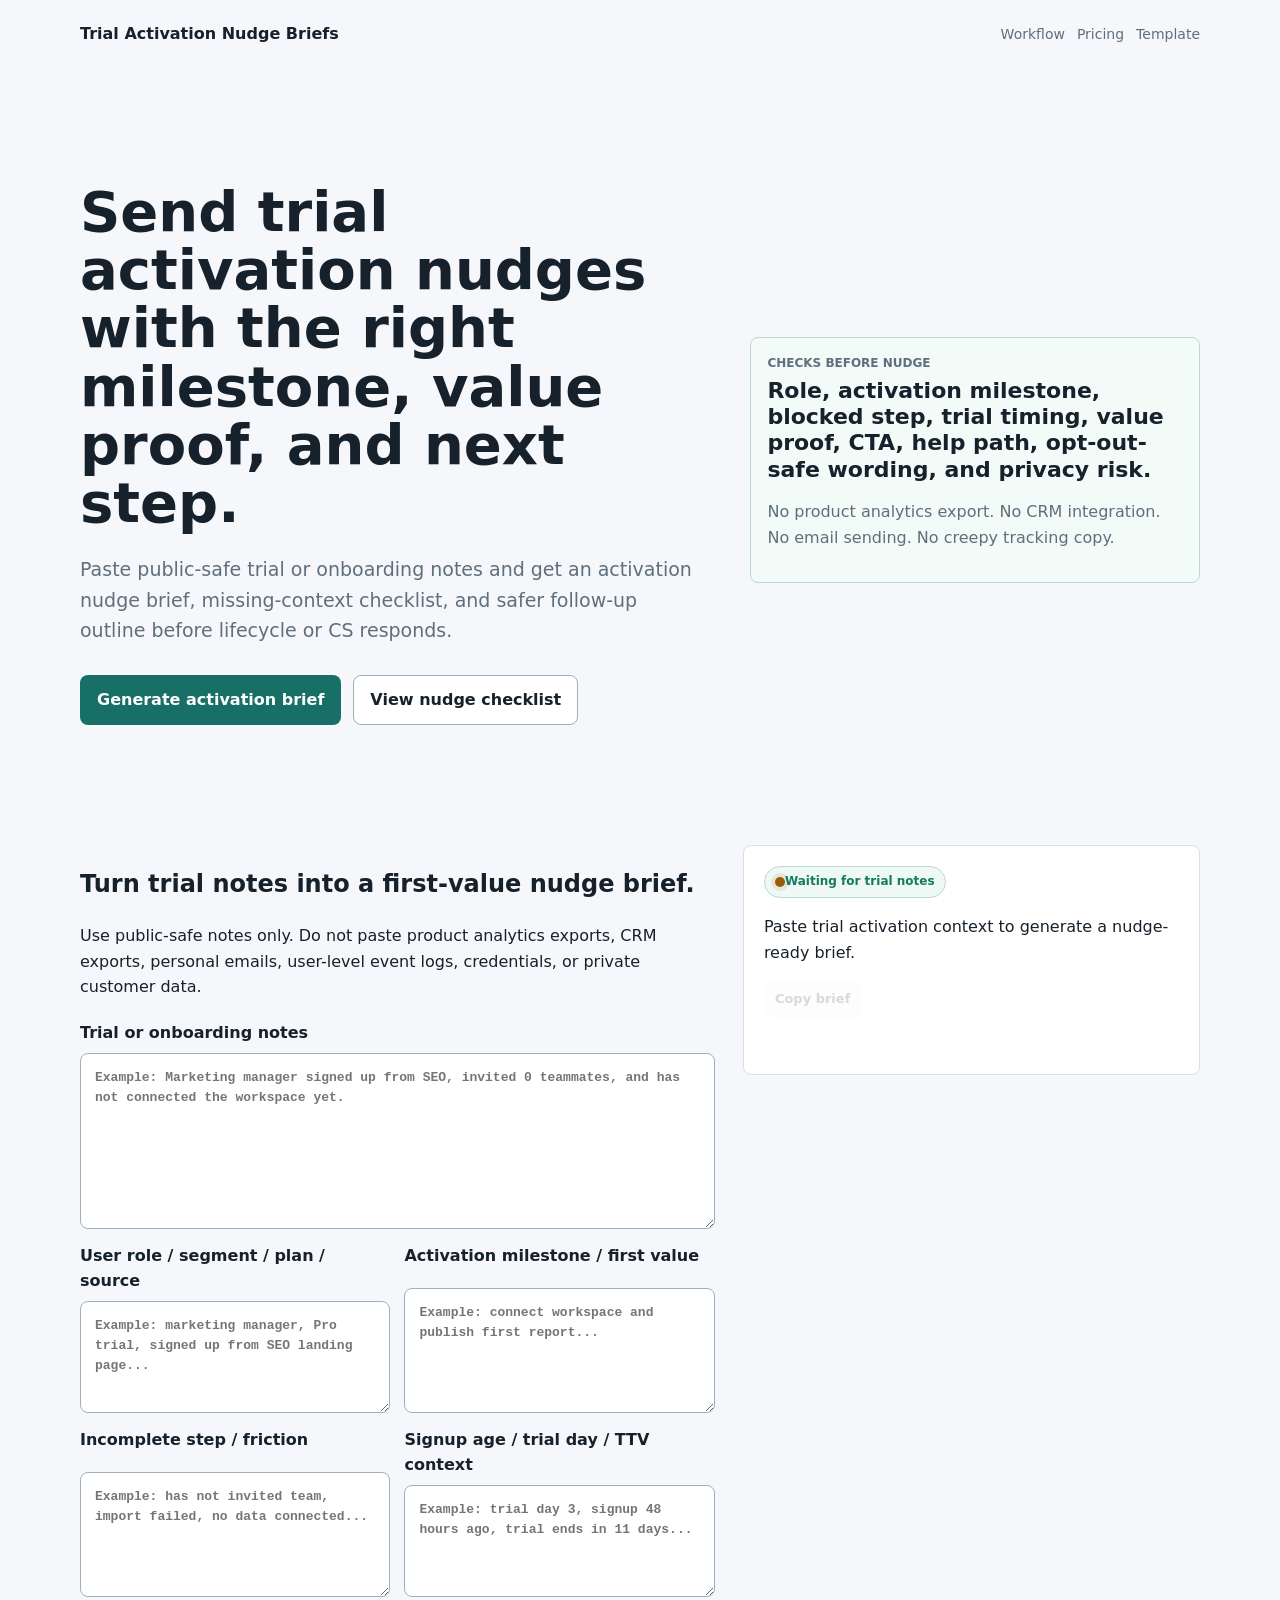
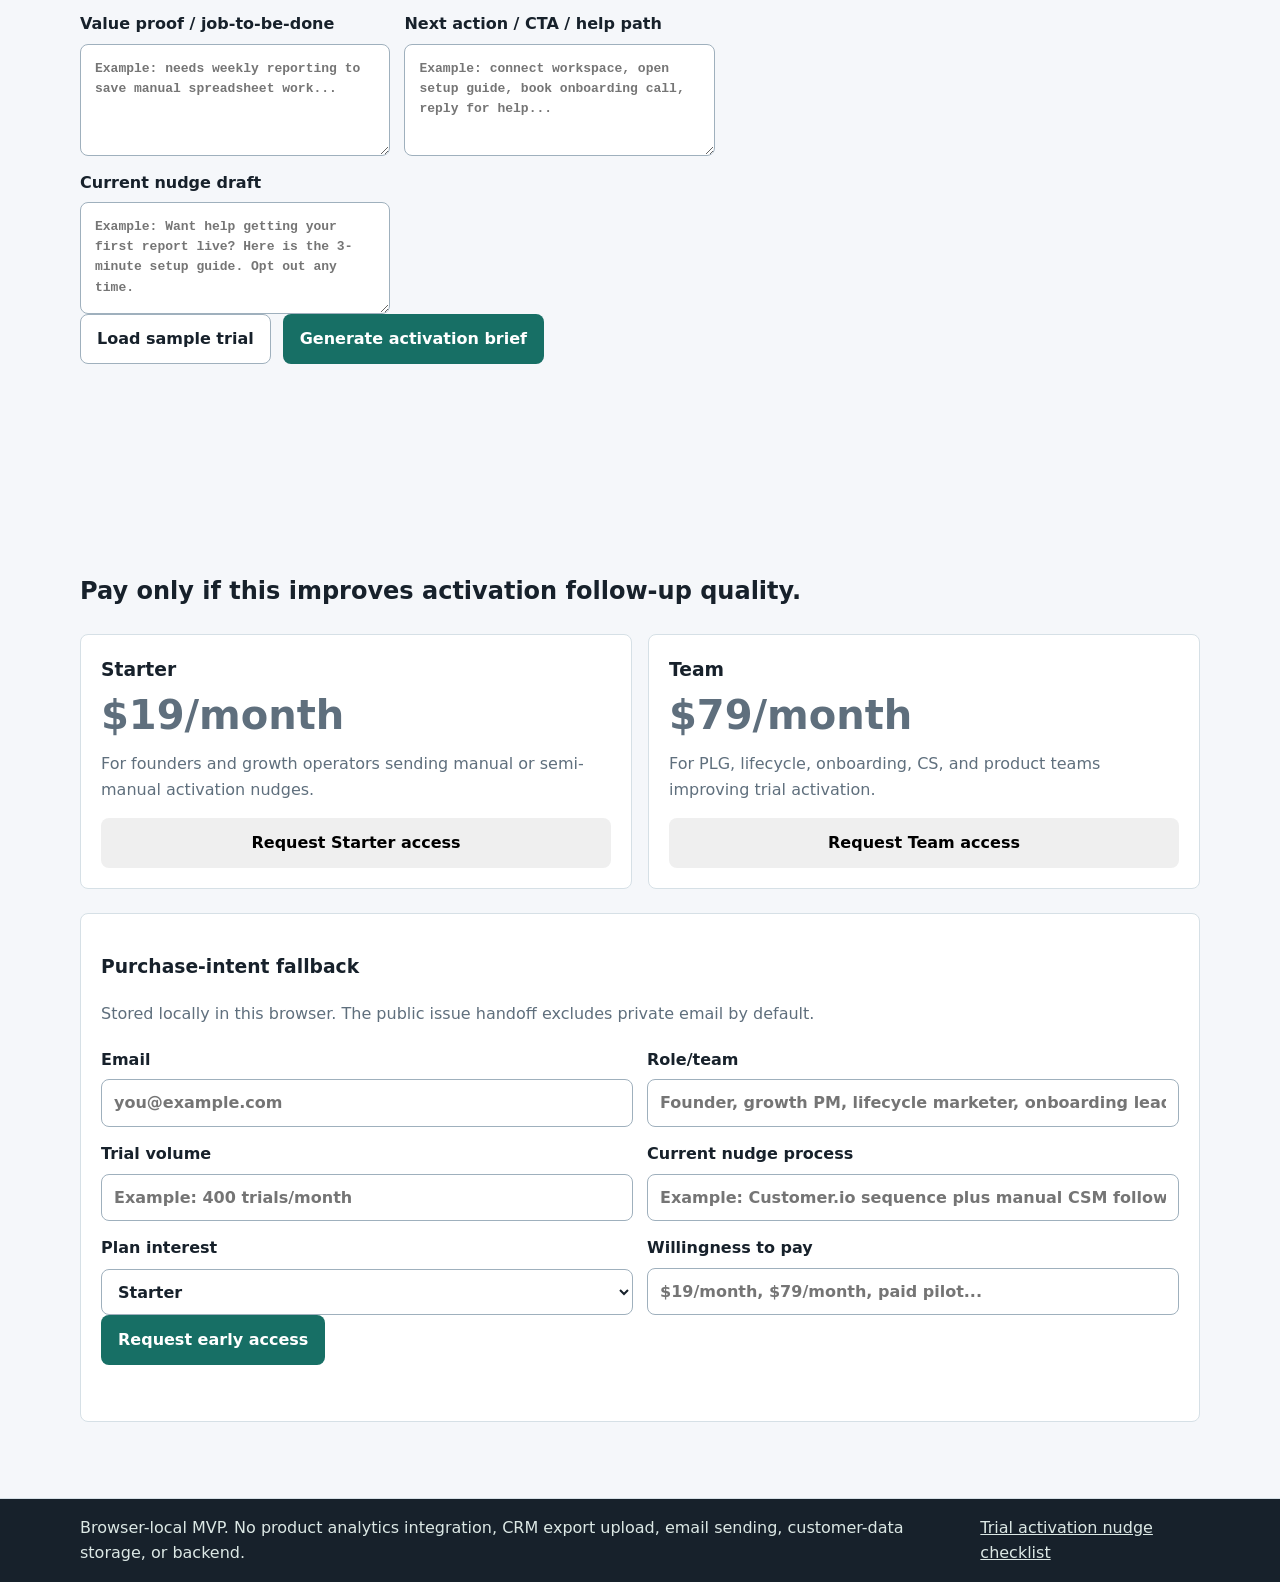
<file: index.html>
<!doctype html>
<html lang="en">
<head>
  <meta charset="utf-8">
  <meta name="viewport" content="width=device-width, initial-scale=1">
  <title>Trial Activation Nudge Briefs | Trial activation email template</title>
  <meta name="description" content="Paste public-safe trial or onboarding notes and generate an activation nudge brief, missing-context checklist, and safer follow-up outline before lifecycle or CS responds.">
  <meta name="robots" content="index,follow">
  <meta property="og:title" content="Trial Activation Nudge Briefs">
  <meta property="og:description" content="Send trial activation nudges with the right milestone, value proof, and next step.">
  <meta property="og:type" content="website">
  <meta property="og:url" content="https://ert93333-ops.github.io/trial-activation-nudge-briefs/">
  <meta name="twitter:card" content="summary">
  <link rel="canonical" href="https://ert93333-ops.github.io/trial-activation-nudge-briefs/">
  <link rel="icon" href="favicon.svg" type="image/svg+xml">
  <link rel="stylesheet" href="styles.css">
</head>
<body>
  <a class="skip-link" href="#workflow">Skip to workflow</a>
  <header class="site-header">
    <div class="shell header-inner">
      <a class="brand" href="./" aria-label="Trial Activation Nudge Briefs home">Trial Activation Nudge Briefs</a>
      <nav class="nav" aria-label="Primary">
        <a href="#workflow">Workflow</a>
        <a href="#pricing">Pricing</a>
        <a href="trial-activation-email-template.html">Template</a>
      </nav>
    </div>
  </header>

  <main>
    <section class="hero">
      <div class="shell hero-grid">
        <div class="hero-copy">
          <h1>Send trial activation nudges with the right milestone, value proof, and next step.</h1>
          <p class="hero-subtitle">Paste public-safe trial or onboarding notes and get an activation nudge brief, missing-context checklist, and safer follow-up outline before lifecycle or CS responds.</p>
          <div class="hero-actions">
            <a class="button primary" href="#workflow">Generate activation brief</a>
            <a class="button secondary" href="trial-activation-email-template.html">View nudge checklist</a>
          </div>
        </div>
        <aside class="brief-preview" aria-label="Brief preview">
          <p class="brief-label">Checks before nudge</p>
          <strong>Role, activation milestone, blocked step, trial timing, value proof, CTA, help path, opt-out-safe wording, and privacy risk.</strong>
          <p>No product analytics export. No CRM integration. No email sending. No creepy tracking copy.</p>
        </aside>
      </div>
    </section>

    <section id="workflow" class="section">
      <div class="shell section-grid">
        <div>
          <h2>Turn trial notes into a first-value nudge brief.</h2>
          <p>Use public-safe notes only. Do not paste product analytics exports, CRM exports, personal emails, user-level event logs, credentials, or private customer data.</p>
          <div class="input-grid">
            <label>Trial or onboarding notes<textarea id="trial-notes" placeholder="Example: Marketing manager signed up from SEO, invited 0 teammates, and has not connected the workspace yet."></textarea></label>
            <label>User role / segment / plan / source<textarea id="user-context" class="short-textarea" placeholder="Example: marketing manager, Pro trial, signed up from SEO landing page..."></textarea></label>
            <label>Activation milestone / first value<textarea id="milestone-notes" class="short-textarea" placeholder="Example: connect workspace and publish first report..."></textarea></label>
            <label>Incomplete step / friction<textarea id="friction-notes" class="short-textarea" placeholder="Example: has not invited team, import failed, no data connected..."></textarea></label>
            <label>Signup age / trial day / TTV context<textarea id="timing-notes" class="short-textarea" placeholder="Example: trial day 3, signup 48 hours ago, trial ends in 11 days..."></textarea></label>
            <label>Value proof / job-to-be-done<textarea id="value-notes" class="short-textarea" placeholder="Example: needs weekly reporting to save manual spreadsheet work..."></textarea></label>
            <label>Next action / CTA / help path<textarea id="cta-notes" class="short-textarea" placeholder="Example: connect workspace, open setup guide, book onboarding call, reply for help..."></textarea></label>
            <label>Current nudge draft<textarea id="nudge-draft" class="short-textarea" placeholder="Example: Want help getting your first report live? Here is the 3-minute setup guide. Opt out any time."></textarea></label>
          </div>
          <div class="form-actions">
            <button class="button secondary" type="button" id="sample-button">Load sample trial</button>
            <button class="button primary" type="button" id="generate-button">Generate activation brief</button>
          </div>
          <p class="copy-status" id="workflow-error" role="status" aria-live="polite"></p>
        </div>
        <aside class="output-panel" id="output-panel" aria-live="polite">
          <div class="status-pill"><span class="status-dot"></span><span id="output-status">Waiting for trial notes</span></div>
          <div id="brief-output" class="brief-output"><p>Paste trial activation context to generate a nudge-ready brief.</p></div>
          <button class="button small" type="button" id="copy-brief" disabled>Copy brief</button>
          <p class="copy-status" id="copy-status" role="status" aria-live="polite"></p>
        </aside>
      </div>
    </section>

    <section id="pricing" class="section">
      <div class="shell">
        <h2>Pay only if this improves activation follow-up quality.</h2>
        <div class="pricing-grid">
          <article class="price-card">
            <h3>Starter</h3>
            <p class="price">$19/month</p>
            <p>For founders and growth operators sending manual or semi-manual activation nudges.</p>
            <button class="button full plan-button" type="button" data-plan="Starter">Request Starter access</button>
          </article>
          <article class="price-card">
            <h3>Team</h3>
            <p class="price">$79/month</p>
            <p>For PLG, lifecycle, onboarding, CS, and product teams improving trial activation.</p>
            <button class="button full plan-button" type="button" data-plan="Team">Request Team access</button>
          </article>
        </div>
        <form class="handoff-panel" id="intent-form">
          <h3>Purchase-intent fallback</h3>
          <p>Stored locally in this browser. The public issue handoff excludes private email by default.</p>
          <div class="input-grid compact">
            <label>Email<input id="intent-email" type="email" placeholder="you@example.com"></label>
            <label>Role/team<input id="intent-role" type="text" placeholder="Founder, growth PM, lifecycle marketer, onboarding lead..."></label>
            <label>Trial volume<input id="trial-volume" type="text" placeholder="Example: 400 trials/month"></label>
            <label>Current nudge process<input id="current-process" type="text" placeholder="Example: Customer.io sequence plus manual CSM follow-up"></label>
            <label>Plan interest<select id="plan-interest"><option>Starter</option><option>Team</option></select></label>
            <label>Willingness to pay<input id="willingness" type="text" placeholder="$19/month, $79/month, paid pilot..."></label>
          </div>
          <button class="button primary" type="submit">Request early access</button>
          <p class="copy-status" id="intent-status" role="status" aria-live="polite"></p>
          <div id="remote-intent" hidden>
            <a class="button secondary" id="remote-intent-link" target="_blank" rel="noreferrer">Open public request</a>
            <button class="button ghost" type="button" id="copy-remote-intent">Copy request details</button>
            <p class="copy-status" id="remote-copy-status" role="status" aria-live="polite"></p>
          </div>
        </form>
      </div>
    </section>
  </main>

  <footer class="site-footer">
    <div class="shell footer-grid">
      <p>Browser-local MVP. No product analytics integration, CRM export upload, email sending, customer-data storage, or backend.</p>
      <a href="trial-activation-email-template.html">Trial activation nudge checklist</a>
    </div>
  </footer>

  <script src="app.js"></script>
</body>
</html>
</file>
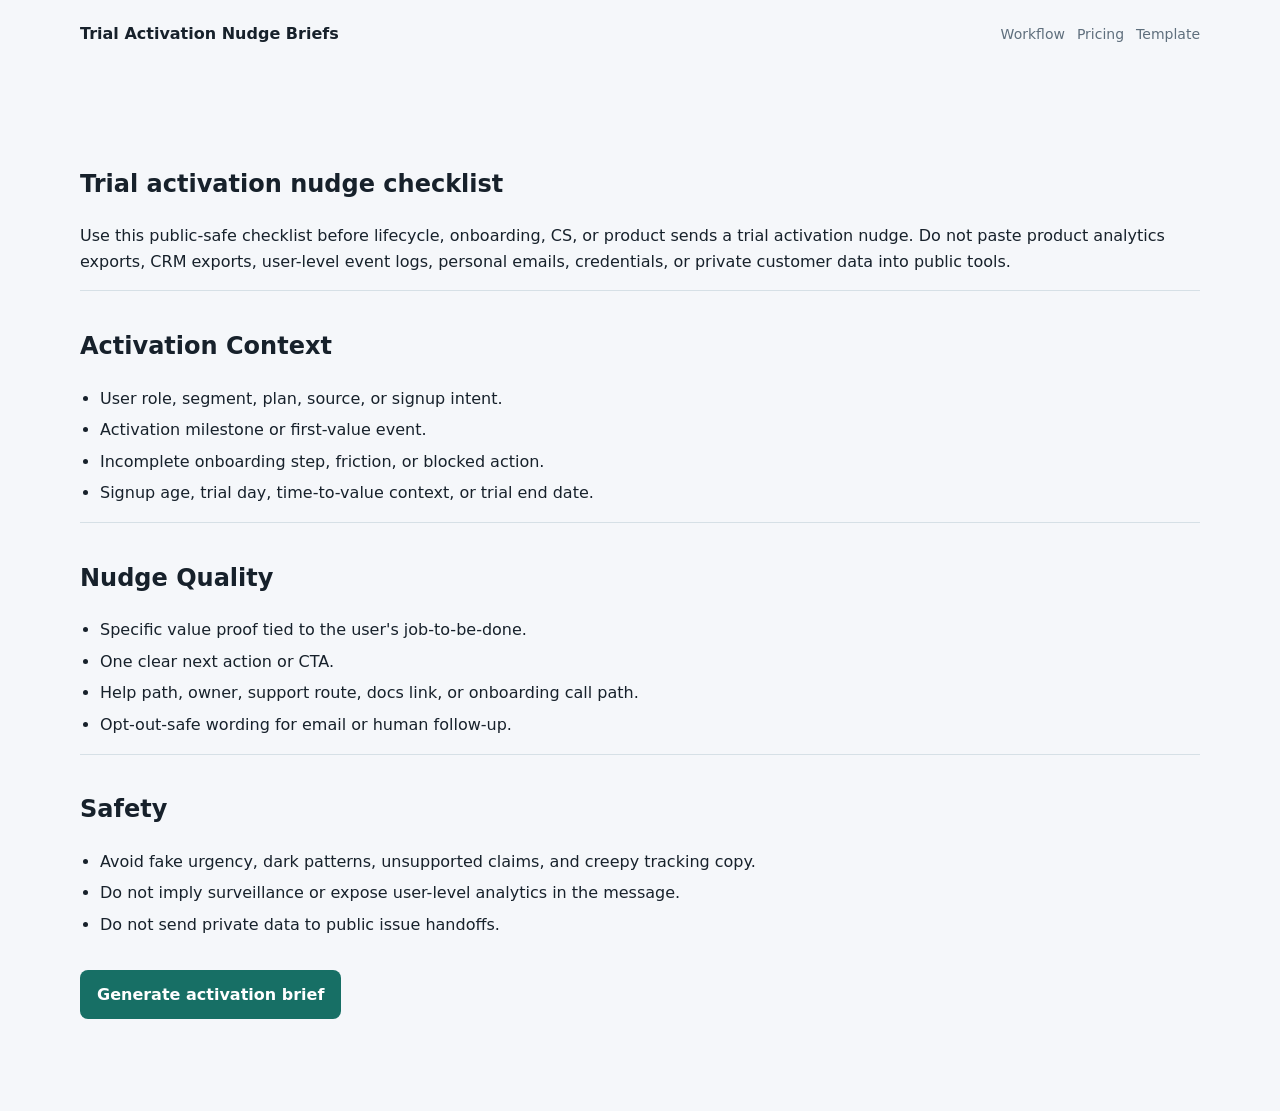
<file: trial-activation-email-template.html>
<!doctype html>
<html lang="en">
<head>
  <meta charset="utf-8">
  <meta name="viewport" content="width=device-width, initial-scale=1">
  <title>Trial activation email template | Trial Activation Nudge Briefs</title>
  <meta name="description" content="A practical trial activation nudge checklist for PLG founders, growth PMs, lifecycle marketers, onboarding teams, and CS teams.">
  <meta name="robots" content="index,follow">
  <link rel="canonical" href="https://ert93333-ops.github.io/trial-activation-nudge-briefs/trial-activation-email-template.html">
  <link rel="icon" href="favicon.svg" type="image/svg+xml">
  <link rel="stylesheet" href="styles.css">
</head>
<body>
  <header class="site-header">
    <div class="shell header-inner">
      <a class="brand" href="./">Trial Activation Nudge Briefs</a>
      <nav class="nav" aria-label="Primary">
        <a href="./#workflow">Workflow</a>
        <a href="./#pricing">Pricing</a>
        <a href="trial-activation-email-template.html">Template</a>
      </nav>
    </div>
  </header>
  <main class="section">
    <article class="shell content-page">
      <h1>Trial activation nudge checklist</h1>
      <p>Use this public-safe checklist before lifecycle, onboarding, CS, or product sends a trial activation nudge. Do not paste product analytics exports, CRM exports, user-level event logs, personal emails, credentials, or private customer data into public tools.</p>
      <section class="brief-section">
        <h2>Activation Context</h2>
        <ul>
          <li>User role, segment, plan, source, or signup intent.</li>
          <li>Activation milestone or first-value event.</li>
          <li>Incomplete onboarding step, friction, or blocked action.</li>
          <li>Signup age, trial day, time-to-value context, or trial end date.</li>
        </ul>
      </section>
      <section class="brief-section">
        <h2>Nudge Quality</h2>
        <ul>
          <li>Specific value proof tied to the user's job-to-be-done.</li>
          <li>One clear next action or CTA.</li>
          <li>Help path, owner, support route, docs link, or onboarding call path.</li>
          <li>Opt-out-safe wording for email or human follow-up.</li>
        </ul>
      </section>
      <section class="brief-section">
        <h2>Safety</h2>
        <ul>
          <li>Avoid fake urgency, dark patterns, unsupported claims, and creepy tracking copy.</li>
          <li>Do not imply surveillance or expose user-level analytics in the message.</li>
          <li>Do not send private data to public issue handoffs.</li>
        </ul>
      </section>
      <p><a class="button primary" href="./?utm_source=seo&utm_medium=organic&utm_campaign=trial_activation_template#workflow">Generate activation brief</a></p>
    </article>
  </main>
  <script src="app.js"></script>
</body>
</html>
</file>
<file: styles.css>
:root {
  color-scheme: light;
  --bg: #f5f7fa;
  --surface: #ffffff;
  --surface-alt: #edf3f1;
  --ink: #17212b;
  --muted: #5f6f7d;
  --line: #d6e0e6;
  --line-strong: #9fb0bd;
  --accent: #176f65;
  --accent-strong: #0f5b53;
  --blue: #225ea8;
  --amber: #9b5b05;
  --red: #b42318;
  --green: #14795f;
  --shadow: 0 18px 38px rgba(23, 33, 43, 0.1);
  --radius: 8px;
  --speed: 180ms;
}

* {
  box-sizing: border-box;
}

html {
  scroll-behavior: smooth;
}

body {
  margin: 0;
  overflow-x: hidden;
  background: var(--bg);
  color: var(--ink);
  font-family: Inter, ui-sans-serif, system-ui, -apple-system, BlinkMacSystemFont, "Segoe UI", sans-serif;
  font-size: 16px;
  line-height: 1.6;
  letter-spacing: 0;
}

a {
  color: inherit;
}

button,
input,
select,
textarea {
  font: inherit;
  letter-spacing: 0;
}

button {
  cursor: pointer;
}

textarea,
input,
select {
  width: 100%;
  border: 1px solid var(--line-strong);
  border-radius: var(--radius);
  background: #fff;
  color: var(--ink);
  transition: border-color var(--speed) ease, box-shadow var(--speed) ease;
}

textarea:focus,
input:focus,
select:focus {
  outline: 0;
  border-color: var(--accent);
  box-shadow: 0 0 0 3px rgba(23, 111, 101, 0.16);
}

textarea {
  min-height: 176px;
  padding: 14px;
  resize: vertical;
  font-family: "SFMono-Regular", Consolas, "Liberation Mono", monospace;
  font-size: 13px;
  line-height: 1.55;
}

.short-textarea {
  min-height: 112px;
}

input,
select {
  min-height: 44px;
  padding: 10px 12px;
}

code,
pre {
  font-family: "SFMono-Regular", Consolas, "Liberation Mono", monospace;
}

.skip-link {
  position: absolute;
  left: 16px;
  top: -48px;
  z-index: 20;
  padding: 10px 12px;
  border-radius: var(--radius);
  background: var(--ink);
  color: #fff;
  transition: top var(--speed) ease;
}

.skip-link:focus {
  top: 16px;
}

.shell {
  width: min(1120px, calc(100% - 32px));
  margin: 0 auto;
}

.site-header {
  position: sticky;
  top: 0;
  z-index: 10;
  background: rgba(245, 247, 250, 0.92);
  border-bottom: 1px solid transparent;
  backdrop-filter: blur(12px);
  transition: border-color var(--speed) ease, box-shadow var(--speed) ease;
}

.site-header.is-scrolled {
  border-bottom-color: var(--line);
  box-shadow: 0 10px 26px rgba(23, 33, 43, 0.08);
}

.header-inner,
.footer-grid {
  min-height: 68px;
  display: flex;
  align-items: center;
  justify-content: space-between;
  gap: 20px;
}

.brand,
.nav,
.hero-actions,
.form-header,
.form-actions,
.handoff-actions,
.output-heading,
.output-actions {
  display: flex;
  align-items: center;
  gap: 12px;
}

.brand {
  font-weight: 900;
  text-decoration: none;
}

.brand-mark {
  display: inline-grid;
  width: 42px;
  height: 36px;
  place-items: center;
  border-radius: var(--radius);
  background: var(--ink);
  color: #fff;
  font-size: 12px;
}

.nav {
  flex-wrap: wrap;
  justify-content: flex-end;
  margin-left: auto;
  color: var(--muted);
  font-size: 14px;
}

.nav a {
  text-decoration: none;
  transition: color var(--speed) ease;
}

.nav a:hover,
.nav a:focus-visible {
  color: var(--ink);
}

.section {
  padding: 76px 0;
}

.section-grid {
  display: grid;
  grid-template-columns: minmax(0, 1fr) minmax(320px, 0.72fr);
  gap: 28px;
  align-items: start;
}

.input-grid {
  display: grid;
  grid-template-columns: repeat(2, minmax(0, 1fr));
  gap: 14px;
  margin-top: 20px;
}

.input-grid label {
  display: grid;
  gap: 7px;
  font-weight: 900;
}

.input-grid label:first-child {
  grid-column: 1 / -1;
}

.input-grid.compact label:first-child {
  grid-column: auto;
}

.handoff-panel {
  margin-top: 24px;
}

.band {
  background: var(--surface-alt);
  border-top: 1px solid var(--line);
  border-bottom: 1px solid var(--line);
}

.hero {
  min-height: 700px;
  display: grid;
  align-items: center;
  padding-top: 70px;
}

.hero-grid,
.workflow-layout,
.waitlist-layout,
.resource-layout,
.content-layout,
.two-column {
  display: grid;
  gap: 28px;
  align-items: start;
}

.hero-grid {
  grid-template-columns: minmax(0, 1fr) minmax(340px, 0.72fr);
  align-items: center;
  gap: 46px;
}

.workflow-layout {
  grid-template-columns: minmax(280px, 0.58fr) minmax(0, 1.1fr);
}

.waitlist-layout {
  grid-template-columns: minmax(260px, 0.64fr) minmax(0, 1fr);
}

.resource-layout,
.content-layout {
  grid-template-columns: minmax(0, 0.9fr) minmax(260px, 0.55fr);
  align-items: center;
}

.two-column {
  grid-template-columns: repeat(2, minmax(0, 1fr));
  gap: 16px;
}

.two-column.compact {
  align-items: end;
}

.hero-copy h1 {
  margin: 0;
  max-width: 840px;
  font-size: 56px;
  line-height: 1.04;
}

.hero-subtitle {
  max-width: 760px;
  margin: 22px 0 0;
  color: var(--muted);
  font-size: 19px;
}

.section-copy h2 {
  margin: 0;
  font-size: 36px;
  line-height: 1.12;
}

.section-copy p,
.price-card p,
.content-card p,
.brief-preview p,
.handoff-panel p {
  color: var(--muted);
}

.hero-actions {
  flex-wrap: wrap;
  margin-top: 30px;
}

.button {
  min-height: 44px;
  display: inline-flex;
  align-items: center;
  justify-content: center;
  gap: 8px;
  border: 1px solid transparent;
  border-radius: var(--radius);
  padding: 11px 16px;
  font-weight: 900;
  text-decoration: none;
  transition:
    transform var(--speed) ease,
    box-shadow var(--speed) ease,
    background var(--speed) ease,
    border-color var(--speed) ease;
}

.button:hover,
.button:focus-visible {
  transform: translateY(-1px);
  box-shadow: 0 10px 22px rgba(23, 33, 43, 0.12);
}

.button.primary {
  background: var(--accent);
  color: #fff;
}

.button.primary:hover,
.button.primary:focus-visible {
  background: var(--accent-strong);
}

.button.secondary,
.button.ghost {
  background: #fff;
  border-color: var(--line-strong);
  color: var(--ink);
}

.button.small {
  min-height: 36px;
  padding: 7px 10px;
  font-size: 13px;
}

.button.full {
  width: 100%;
}

.button:disabled {
  cursor: not-allowed;
  opacity: 0.5;
  transform: none;
  box-shadow: none;
}

.product-preview,
.qa-form,
.output-panel,
.price-card,
.waitlist-form,
.handoff-panel,
.resource-link,
.content-card {
  border: 1px solid var(--line);
  border-radius: var(--radius);
  background: var(--surface);
}

.product-preview,
.qa-form,
.output-panel,
.waitlist-form,
.handoff-panel,
.content-card {
  padding: 20px;
}

.product-preview,
.price-card.featured {
  box-shadow: var(--shadow);
}

.preview-header {
  margin-bottom: 14px;
  color: var(--muted);
  font-size: 13px;
  font-weight: 900;
}

.status-dot {
  width: 10px;
  height: 10px;
  border-radius: 50%;
  background: var(--amber);
  box-shadow: 0 0 0 4px rgba(155, 91, 5, 0.12);
}

.terminal-preview {
  min-height: 178px;
  padding: 16px;
  border-radius: var(--radius);
  background: #111817;
  color: #dce8e5;
  font-family: "SFMono-Regular", Consolas, "Liberation Mono", monospace;
  font-size: 13px;
}

.terminal-preview p {
  margin: 0 0 8px;
}

.warn-line {
  color: #ffd599;
}

.brief-preview {
  margin-top: 12px;
  padding: 16px;
  border: 1px solid #bdd8d1;
  border-radius: var(--radius);
  background: #f2fbf8;
}

.brief-label,
.mini-label {
  margin: 0 0 5px;
  color: var(--green);
  font-size: 12px;
  font-weight: 900;
  text-transform: uppercase;
}

.brief-preview strong {
  display: block;
  font-size: 22px;
  line-height: 1.2;
}

.step-list {
  margin: 18px 0 0;
  padding-left: 22px;
}

.step-list li + li {
  margin-top: 8px;
}

.form-header {
  justify-content: space-between;
  flex-wrap: wrap;
  margin-bottom: 16px;
}

.qa-form label,
.waitlist-form label {
  display: grid;
  gap: 7px;
  margin-top: 16px;
  font-weight: 900;
}

.qa-form label:first-of-type,
.waitlist-form label:first-of-type {
  margin-top: 0;
}

.form-action {
  display: flex;
  align-items: end;
}

.form-error {
  min-height: 24px;
  margin: 12px 0 0;
  color: var(--red);
  font-weight: 900;
}

.form-success,
.copy-status {
  min-height: 24px;
  margin: 12px 0 0;
  color: var(--green);
  font-weight: 900;
}

.output-heading {
  justify-content: space-between;
  align-items: flex-start;
}

.status-pill {
  flex: 0 0 auto;
  display: inline-flex;
  min-height: 32px;
  align-items: center;
  justify-content: center;
  border: 1px solid #bdd8d1;
  border-radius: 999px;
  padding: 5px 10px;
  background: #eef9f6;
  color: var(--green);
  font-size: 12px;
  font-weight: 900;
}

.output-panel.has-brief {
  box-shadow: 0 18px 36px rgba(23, 33, 43, 0.1);
}

.output-panel.status-good {
  border-color: rgba(20, 121, 95, 0.44);
}

.output-panel.status-warning {
  border-color: rgba(155, 91, 5, 0.44);
}

.output-panel.status-danger {
  border-color: rgba(180, 35, 24, 0.44);
}

.brief-output {
  margin-top: 16px;
}

.brief-summary {
  display: flex;
  flex-wrap: wrap;
  justify-content: space-between;
  gap: 8px;
  padding: 12px;
  border-radius: var(--radius);
  background: #edf8f4;
}

.brief-section {
  padding: 16px 0;
  border-top: 1px solid var(--line);
}

.brief-section:first-child {
  border-top: 0;
}

.brief-section h4 {
  margin: 0 0 8px;
  font-size: 16px;
}

.brief-section ul,
.brief-section ol {
  margin: 0;
  padding-left: 20px;
}

.brief-section li + li {
  margin-top: 6px;
}

.brief-section pre {
  max-width: 100%;
  margin: 0;
  white-space: pre-wrap;
  overflow-wrap: anywhere;
}

.output-actions {
  flex-wrap: wrap;
  margin-top: 18px;
}

.pricing-grid {
  display: grid;
  grid-template-columns: repeat(2, minmax(0, 1fr));
  gap: 16px;
  margin-top: 24px;
}

.price-card {
  padding: 20px;
}

.price-card h3 {
  margin: 0;
}

.price {
  margin: 10px 0;
  color: var(--ink);
  font-size: 40px;
  font-weight: 900;
  line-height: 1;
}

.price span {
  color: var(--muted);
  font-size: 15px;
}

.checkbox-row {
  grid-template-columns: 18px minmax(0, 1fr);
  align-items: start;
  color: var(--muted);
  font-weight: 700;
}

.checkbox-row input {
  width: 18px;
  min-height: 18px;
  margin: 4px 0 0;
}

.handoff-panel[hidden] {
  display: none;
}

.resource-link {
  min-height: 96px;
  display: flex;
  align-items: center;
  justify-content: space-between;
  padding: 20px;
  font-weight: 900;
  text-decoration: none;
  transition: transform var(--speed) ease, box-shadow var(--speed) ease;
}

.resource-link:hover,
.resource-link:focus-visible {
  transform: translateY(-2px);
  box-shadow: var(--shadow);
}

.site-footer {
  border-top: 1px solid var(--line);
  background: var(--ink);
  color: #dce8e5;
}

.site-footer a {
  color: #dce8e5;
}

.reveal {
  opacity: 0;
  transform: translateY(12px);
  transition: opacity 420ms ease, transform 420ms ease;
}

.reveal.is-visible {
  opacity: 1;
  transform: translateY(0);
}

@media (max-width: 900px) {
  .header-inner,
  .footer-grid {
    align-items: flex-start;
    flex-direction: column;
    padding: 14px 0;
  }

  .nav {
    justify-content: flex-start;
    margin-left: 0;
  }

  .hero {
    min-height: auto;
  }

  .hero-grid,
  .section-grid,
  .workflow-layout,
  .waitlist-layout,
  .resource-layout,
  .content-layout,
  .two-column,
  .pricing-grid {
    grid-template-columns: 1fr;
  }

  .hero-copy h1 {
    font-size: 42px;
  }

  .section-copy h2 {
    font-size: 32px;
  }
}

@media (max-width: 520px) {
  .shell {
    width: min(100% - 24px, 1120px);
  }

  .section {
    padding: 58px 0;
  }

  .hero-copy h1 {
    font-size: 35px;
  }

  .hero-actions,
  .form-actions,
  .handoff-actions {
    flex-direction: column;
    align-items: stretch;
  }

  .button {
    width: 100%;
  }
}

@media (prefers-reduced-motion: reduce) {
  *,
  *::before,
  *::after {
    scroll-behavior: auto !important;
    animation-duration: 0.001ms !important;
    animation-iteration-count: 1 !important;
    transition-duration: 0.001ms !important;
  }

  .reveal {
    opacity: 1;
    transform: none;
  }
}
</file>
